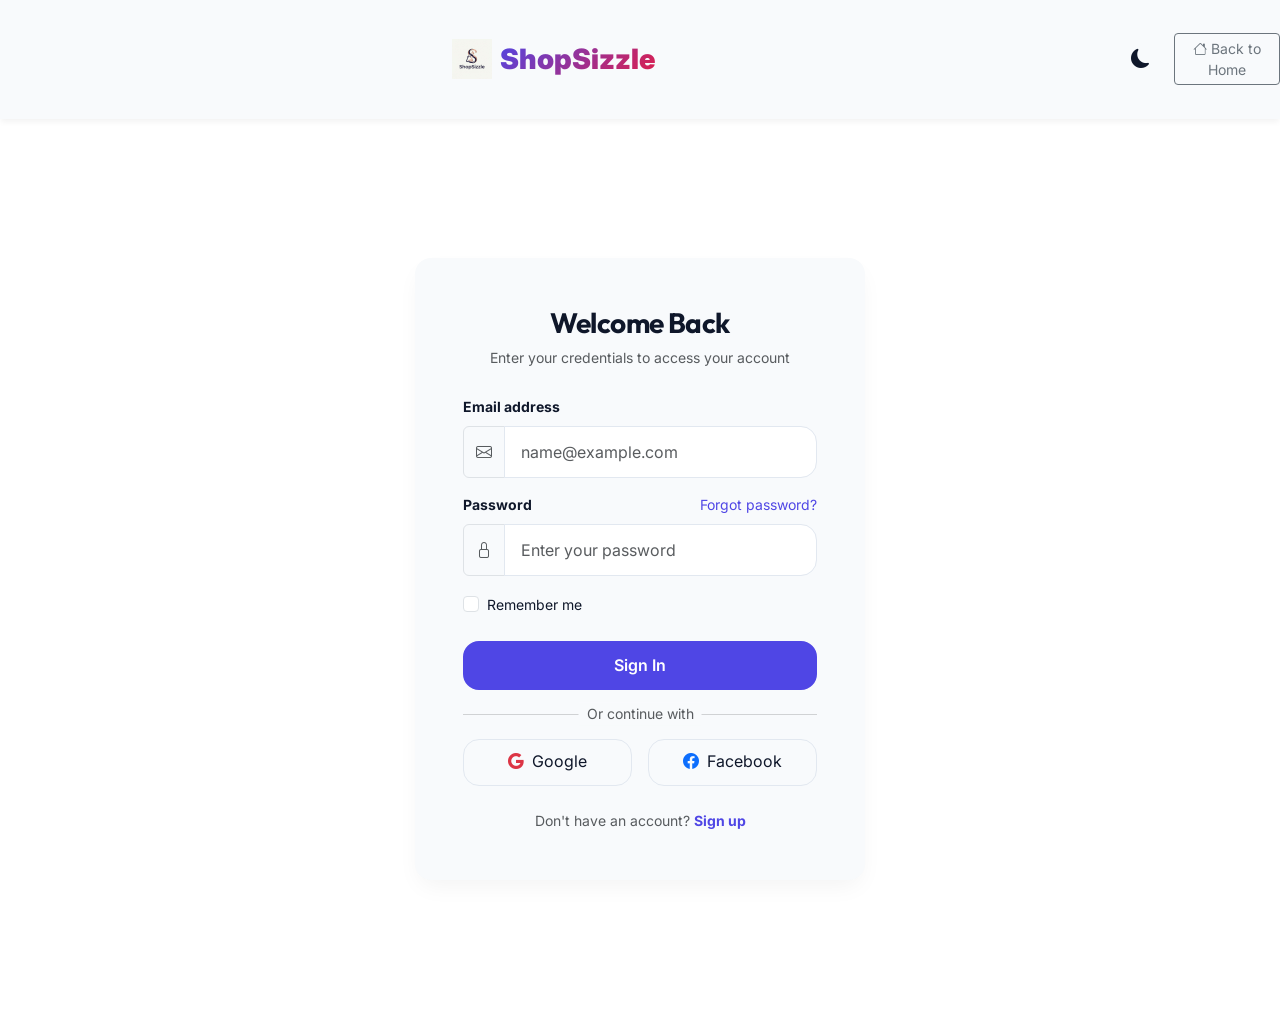
<file: login.html>
﻿<!DOCTYPE html>
<html lang="en" dir="ltr">

<head>
    <meta charset="UTF-8">
    <meta name="viewport" content="width=device-width, initial-scale=1.0">
    <title>ShopSizzle | Login</title>
    <link rel="icon" href="assets/img/favicon.png" type="image/png">
    <!-- Bootstrap 5 CSS -->
    <link href="https://cdn.jsdelivr.net/npm/bootstrap@5.3.2/dist/css/bootstrap.min.css" rel="stylesheet">
    <!-- Bootstrap Icons -->
    <link rel="stylesheet" href="https://cdn.jsdelivr.net/npm/bootstrap-icons@1.11.1/font/bootstrap-icons.css">
    <!-- Custom CSS -->
    <link rel="stylesheet" href="assets/css/style.css">
</head>

<body class="bg-light">

    <!-- Header / Navbar -->
    <nav class="navbar navbar-expand-lg sticky-top">
        <div class="container d-flex justify-content-center py-3">
            <a class="navbar-brand d-flex align-items-center gap-2" href="index.html">
                <img src="assets/img/logo.png" alt="ShopSizzle Logo" height="40" style="object-fit: contain;">
                <span class="fw-bolder fs-3 text-gradient">ShopSizzle</span>
            </a>
        </div>
        <div class="d-flex align-items-center gap-3 ms-auto">
            <!-- Theme Toggle -->
            <button class="theme-toggle" id="theme-toggle" aria-label="Toggle Theme">
                <i class="bi bi-moon-fill" style="pointer-events: none;"></i>
            </button>
            <a href="index.html" class="btn btn-outline-secondary btn-sm"><i class="bi bi-house"></i> Back to
                Home</a>
        </div>
        </div>
    </nav>

    <div class="auth-wrapper">
        <div class="container d-flex justify-content-center">
            <div class="auth-card">
                <div class="text-center mb-4">
                    <h3 class="fw-bold">Welcome Back</h3>
                    <p class="text-muted small">Enter your credentials to access your account</p>
                </div>

                <form>
                    <div class="mb-3">
                        <label class="form-label fw-bold small">Email address</label>
                        <div class="input-group">
                            <span class="input-group-text bg-transparent text-muted"><i
                                    class="bi bi-envelope"></i></span>
                            <input type="email" class="form-control" placeholder="name@example.com" required>
                        </div>
                    </div>
                    <div class="mb-3">
                        <div class="d-flex justify-content-between">
                            <label class="form-label fw-bold small">Password</label>
                            <a href="#" class="small text-decoration-none">Forgot password?</a>
                        </div>
                        <div class="input-group">
                            <span class="input-group-text bg-transparent text-muted"><i class="bi bi-lock"></i></span>
                            <input type="password" class="form-control" placeholder="Enter your password" required>
                        </div>
                    </div>
                    <div class="mb-4 form-check">
                        <input type="checkbox" class="form-check-input" id="rememberMe">
                        <label class="form-check-label small" for="rememberMe">Remember me</label>
                    </div>
                    <button type="submit" class="btn-custom w-100 justify-content-center">Sign In</button>
                </form>

                <div class="position-relative mt-4 mb-3 text-center">
                    <hr class="text-muted">
                    <span class="position-absolute top-50 start-50 translate-middle px-2 small text-muted"
                        style="background-color: var(--bg-color);">Or continue with</span>
                </div>

                <div class="social-login">
                    <button type="button" class="social-btn"><i class="bi bi-google text-danger"></i> Google</button>
                    <button type="button" class="social-btn"><i class="bi bi-facebook text-primary"></i>
                        Facebook</button>
                </div>

                <p class="text-center mt-4 mb-0 small text-muted">Don't have an account? <a href="signup.html"
                        class="fw-bold text-decoration-none">Sign up</a></p>
            </div>
        </div>
    </div>

    <!-- Bootstrap 5 JS -->
    <script src="https://cdn.jsdelivr.net/npm/bootstrap@5.3.2/dist/js/bootstrap.bundle.min.js"></script>
    <!-- Custom JS -->
    <script src="assets/js/main.js"></script>
</body>

</html>
</file>
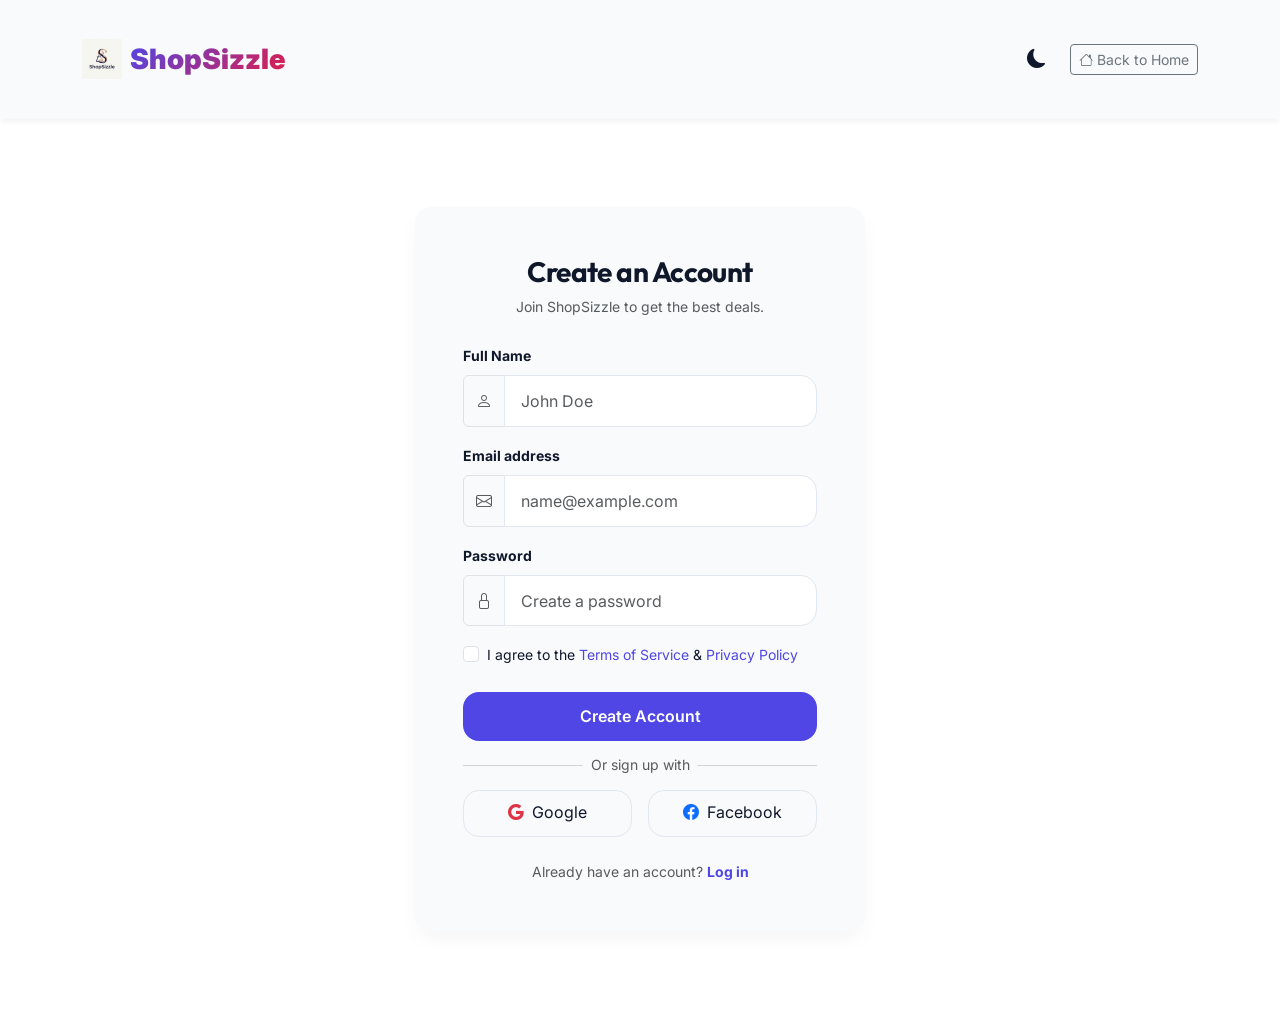
<file: signup.html>
﻿<!DOCTYPE html>
<html lang="en" dir="ltr">

<head>
    <meta charset="UTF-8">
    <meta name="viewport" content="width=device-width, initial-scale=1.0">
    <title>ShopSizzle | Create Account</title>
    <link rel="icon" href="assets/img/favicon.png" type="image/png">
    <!-- Bootstrap 5 CSS -->
    <link href="https://cdn.jsdelivr.net/npm/bootstrap@5.3.2/dist/css/bootstrap.min.css" rel="stylesheet">
    <!-- Bootstrap Icons -->
    <link rel="stylesheet" href="https://cdn.jsdelivr.net/npm/bootstrap-icons@1.11.1/font/bootstrap-icons.css">
    <!-- Custom CSS -->
    <link rel="stylesheet" href="assets/css/style.css">
</head>

<body class="bg-light">

    <!-- Header / Navbar -->
    <nav class="navbar navbar-expand-lg sticky-top">
        <div class="container d-flex justify-content-center py-3">
            <a class="navbar-brand d-flex align-items-center gap-2" href="index.html">
                <img src="assets/img/logo.png" alt="ShopSizzle Logo" height="40" style="object-fit: contain;">
                <span class="fw-bolder fs-3 text-gradient">ShopSizzle</span>
            </a>
            <div class="d-flex align-items-center gap-3 ms-auto">
                <!-- Theme Toggle -->
                <button class="theme-toggle" id="theme-toggle" aria-label="Toggle Theme">
                    <i class="bi bi-moon-fill" style="pointer-events: none;"></i>
                </button>
                <a href="index.html" class="btn btn-outline-secondary btn-sm"><i class="bi bi-house"></i> Back to
                    Home</a>
            </div>
        </div>
    </nav>

    <div class="auth-wrapper">
        <div class="container d-flex justify-content-center">
            <div class="auth-card">
                <div class="text-center mb-4">
                    <h3 class="fw-bold">Create an Account</h3>
                    <p class="text-muted small">Join ShopSizzle to get the best deals.</p>
                </div>

                <form>
                    <div class="mb-3">
                        <label class="form-label fw-bold small">Full Name</label>
                        <div class="input-group">
                            <span class="input-group-text bg-transparent text-muted"><i class="bi bi-person"></i></span>
                            <input type="text" class="form-control" placeholder="John Doe" required>
                        </div>
                    </div>
                    <div class="mb-3">
                        <label class="form-label fw-bold small">Email address</label>
                        <div class="input-group">
                            <span class="input-group-text bg-transparent text-muted"><i
                                    class="bi bi-envelope"></i></span>
                            <input type="email" class="form-control" placeholder="name@example.com" required>
                        </div>
                    </div>
                    <div class="mb-3">
                        <label class="form-label fw-bold small">Password</label>
                        <div class="input-group">
                            <span class="input-group-text bg-transparent text-muted"><i class="bi bi-lock"></i></span>
                            <input type="password" class="form-control" placeholder="Create a password" required>
                        </div>
                    </div>
                    <div class="mb-4 form-check">
                        <input type="checkbox" class="form-check-input" id="terms" required>
                        <label class="form-check-label small" for="terms">I agree to the <a href="#"
                                class="text-decoration-none">Terms of Service</a> & <a href="#"
                                class="text-decoration-none">Privacy Policy</a></label>
                    </div>
                    <button type="submit" class="btn-custom w-100 justify-content-center">Create Account</button>
                </form>

                <div class="position-relative mt-4 mb-3 text-center">
                    <hr class="text-muted">
                    <span class="position-absolute top-50 start-50 translate-middle px-2 small text-muted"
                        style="background-color: var(--bg-color);">Or sign up with</span>
                </div>

                <div class="social-login">
                    <button type="button" class="social-btn"><i class="bi bi-google text-danger"></i> Google</button>
                    <button type="button" class="social-btn"><i class="bi bi-facebook text-primary"></i>
                        Facebook</button>
                </div>

                <p class="text-center mt-4 mb-0 small text-muted">Already have an account? <a href="login.html"
                        class="fw-bold text-decoration-none">Log in</a></p>
            </div>
        </div>
    </div>

    <!-- Bootstrap 5 JS -->
    <script src="https://cdn.jsdelivr.net/npm/bootstrap@5.3.2/dist/js/bootstrap.bundle.min.js"></script>
    <!-- Custom JS -->
    <script src="assets/js/main.js"></script>
</body>

</html>
</file>
<file: assets/css/style.css>
@import url('https://fonts.googleapis.com/css2?family=Outfit:wght@300;400;500;600;700;800&family=Inter:wght@300;400;500;600;700&display=swap');

:root {
  /* 3 Main Colors */
  --primary-color: #4f46e5;
  /* Premium Indigo */
  --secondary-color: #e11d48;
  /* Premium Rose */
  --tertiary-color: #0f172a;
  /* Slate Dark */

  /* Theme Variables */
  --bg-color: #f8fafc;
  --text-color: #0f172a;
  --text-muted: #64748b;
  --card-bg: #ffffff;
  --border-color: #e2e8f0;

  /* Fonts */
  --font-family: 'Inter', sans-serif;
  --font-heading: 'Outfit', sans-serif;

  /* Advanced Styling Variables */
  --shadow-sm: 0 2px 4px rgba(0, 0, 0, 0.02);
  --shadow-md: 0 4px 6px -1px rgba(0, 0, 0, 0.05), 0 2px 4px -1px rgba(0, 0, 0, 0.03);
  --shadow-lg: 0 10px 15px -3px rgba(0, 0, 0, 0.08), 0 4px 6px -2px rgba(0, 0, 0, 0.04);
  --shadow-xl: 0 20px 25px -5px rgba(0, 0, 0, 0.1), 0 10px 10px -5px rgba(0, 0, 0, 0.04);
  --glass-bg: rgba(255, 255, 255, 0.85);

  /* Spacing */
  --section-padding: 6rem 0;
  --border-radius: 1rem;
  --transition: all 0.4s cubic-bezier(0.4, 0, 0.2, 1);
}

[data-theme="dark"] {
  --bg-color: #090e17;
  --text-color: #f1f5f9;
  --text-muted: #94a3b8;
  --card-bg: #111827;
  --border-color: #1e293b;
  --tertiary-color: #ffffff;
  --glass-bg: rgba(17, 24, 39, 0.85);
  --shadow-sm: 0 2px 4px rgba(0, 0, 0, 0.2);
  --shadow-md: 0 4px 6px -1px rgba(0, 0, 0, 0.3);
  --shadow-lg: 0 10px 15px -3px rgba(0, 0, 0, 0.4);
  --shadow-xl: 0 20px 25px -5px rgba(0, 0, 0, 0.5);
}

/* Override Bootstrap Utility Classes for Dark Mode */
[data-theme="dark"] .text-dark {
  color: var(--text-color) !important;
}

[data-theme="dark"] .text-muted {
  color: var(--text-muted) !important;
}

[data-theme="dark"] .bg-light,
[data-theme="dark"] .bg-white {
  background-color: var(--card-bg) !important;
  color: var(--text-color) !important;
}

[data-theme="dark"] .border,
[data-theme="dark"] .border-bottom,
[data-theme="dark"] .border-top {
  border-color: var(--border-color) !important;
}

[data-theme="dark"] .bg-dark {
  background-color: #000000 !important;
}


body {
  font-family: var(--font-family);
  background-color: var(--bg-color);
  color: var(--text-color);
  transition: background-color 0.4s ease, color 0.4s ease;
  overflow-x: hidden;
  line-height: 1.6;
}

h1,
h2,
h3,
h4,
h5,
h6 {
  font-family: var(--font-heading);
  font-weight: 700;
  color: var(--text-color);
  letter-spacing: -0.02em;
}

a {
  color: var(--primary-color);
  text-decoration: none;
  transition: var(--transition);
}

a:hover {
  color: var(--secondary-color);
}

/* Common Button Styles */
.btn-custom {
  background-color: var(--primary-color);
  color: #fff;
  border: 2px solid var(--primary-color);
  border-radius: var(--border-radius);
  padding: 0.6rem 1.5rem;
  font-weight: 600;
  transition: var(--transition);
  display: inline-flex;
  align-items: center;
  gap: 0.5rem;
}

.btn-custom:hover {
  background-color: transparent;
  color: var(--primary-color);
  border-color: var(--primary-color);
}

.btn-secondary-custom {
  background-color: var(--secondary-color);
  color: #fff;
  border: 2px solid var(--secondary-color);
  border-radius: var(--border-radius);
  padding: 0.6rem 1.5rem;
  font-weight: 600;
  transition: var(--transition);
}

.btn-secondary-custom:hover {
  background-color: transparent;
  color: var(--secondary-color);
}

/* Navbar */
.navbar {
  background-color: var(--bg-color);
  box-shadow: 0 4px 6px -1px rgba(0, 0, 0, 0.05);
  padding: 1rem 0;
  transition: var(--transition);
}

.navbar-brand {
  font-weight: 800;
  font-size: 1.5rem;
  color: var(--tertiary-color) !important;
  display: flex;
  align-items: center;
  gap: 0.5rem;
}

.navbar-brand i {
  color: var(--primary-color);
}

.nav-link {
  color: var(--text-color) !important;
  font-weight: 500;
  margin: 0 0.5rem;
  transition: var(--transition);
}

.nav-link:hover,
.nav-link.active {
  color: var(--primary-color) !important;
}

.theme-toggle {
  background: transparent;
  border: none;
  font-size: 1.2rem;
  color: var(--text-color);
  cursor: pointer;
  padding: 0.5rem;
  display: flex;
  align-items: center;
  justify-content: center;
  border-radius: 50%;
  transition: var(--transition);
}

.theme-toggle:hover {
  background-color: var(--card-bg);
}

/* Sections */
.section-padding {
  padding: var(--section-padding);
}

.section-title {
  text-align: center;
  margin-bottom: 3rem;
}

.section-title h2 {
  font-size: 2.5rem;
  font-weight: 800;
  margin-bottom: 1rem;
}

.section-title p {
  color: var(--text-muted);
  font-size: 1.1rem;
  max-width: 600px;
  margin: 0 auto;
}

/* Hero Section */
.hero-section {
  padding: 8rem 0 6rem;
  background: linear-gradient(135deg, var(--card-bg) 0%, var(--bg-color) 100%);
  position: relative;
  overflow: hidden;
}

.hero-content h1 {
  font-size: 3.5rem;
  font-weight: 800;
  line-height: 1.2;
  margin-bottom: 1.5rem;
  color: var(--tertiary-color);
}

.hero-content h1 span {
  color: var(--primary-color);
}

.hero-content p {
  font-size: 1.2rem;
  color: var(--text-muted);
  margin-bottom: 2rem;
}

.hero-image {
  animation: float 6s ease-in-out infinite;
}

@keyframes float {
  0% {
    transform: translateY(0px);
  }

  50% {
    transform: translateY(-20px);
  }

  100% {
    transform: translateY(0px);
  }
}

/* Cards */
.custom-card {
  background-color: var(--card-bg);
  border: 1px solid var(--border-color);
  border-radius: var(--border-radius);
  padding: 2rem;
  transition: var(--transition);
  height: 100%;
  display: flex;
  flex-direction: column;
  box-shadow: var(--shadow-sm);
}

.custom-card:hover {
  transform: translateY(-8px);
  box-shadow: var(--shadow-xl);
  border-color: transparent;
}

.custom-card .icon-box {
  width: 60px;
  height: 60px;
  border-radius: 50%;
  background-color: rgba(99, 102, 241, 0.1);
  color: var(--primary-color);
  display: flex;
  align-items: center;
  justify-content: center;
  font-size: 1.5rem;
  margin-bottom: 1.5rem;
  transition: var(--transition);
}

.custom-card:hover .icon-box {
  background-color: var(--primary-color);
  color: #fff;
}

/* Forms */
.form-control {
  background-color: var(--card-bg);
  border: 1px solid var(--border-color);
  color: var(--text-color);
  border-radius: var(--border-radius);
  padding: 0.8rem 1rem;
}

.form-control:focus {
  background-color: var(--card-bg);
  border-color: var(--primary-color);
  color: var(--text-color);
  box-shadow: 0 0 0 0.25rem rgba(99, 102, 241, 0.25);
}

.auth-wrapper {
  min-height: 100vh;
  display: flex;
  align-items: center;
  justify-content: center;
  padding: 2rem 0;
  background-color: var(--card-bg);
}

.auth-card {
  background-color: var(--bg-color);
  border-radius: var(--border-radius);
  padding: 3rem;
  box-shadow: 0 10px 25px -5px rgba(0, 0, 0, 0.05);
  width: 100%;
  max-width: 450px;
}

/* Social Login */
.social-login {
  display: flex;
  gap: 1rem;
  margin-top: 1.5rem;
}

.social-btn {
  flex: 1;
  display: flex;
  align-items: center;
  justify-content: center;
  gap: 0.5rem;
  padding: 0.6rem;
  border: 1px solid var(--border-color);
  border-radius: var(--border-radius);
  color: var(--text-color);
  background-color: var(--bg-color);
  transition: var(--transition);
}

.social-btn:hover {
  background-color: var(--card-bg);
  color: var(--primary-color);
  border-color: var(--primary-color);
}

.dropdown-item {
  transition: var(--transition);
}

.dropdown-item:hover {
  background-color: var(--bg-color);
  color: var(--primary-color);
}

.category-hover {
  transition: all 0.3s ease;
}

.category-hover:hover {
  background-color: var(--card-bg) !important;
  transform: translateX(5px);
}

.category-hover:hover .text-dark {
  color: var(--primary-color) !important;
}

/* Dashboard */
.dashboard-wrapper {
  display: flex;
  min-height: 100vh;
}

.sidebar {
  width: 280px;
  background-color: var(--card-bg);
  border-right: 1px solid var(--border-color);
  padding: 2rem 1.5rem;
  transition: var(--transition);
}

.dashboard-content {
  flex: 1;
  padding: 2rem;
  background-color: var(--bg-color);
}

.sidebar-nav {
  list-style: none;
  padding: 0;
  margin: 2rem 0 0 0;
}

.sidebar-link {
  display: flex;
  align-items: center;
  gap: 1rem;
  padding: 0.8rem 1rem;
  color: var(--text-color);
  border-radius: var(--border-radius);
  margin-bottom: 0.5rem;
  font-weight: 500;
  transition: var(--transition);
}

.sidebar-link:hover,
.sidebar-link.active {
  background-color: var(--primary-color);
  color: #fff;
}

/* Footer */
.footer {
  background-color: var(--card-bg);
  padding: 5rem 0 2rem;
  border-top: 1px solid var(--border-color);
}

.footer-title {
  color: var(--tertiary-color);
  font-weight: 700;
  margin-bottom: 1.5rem;
}

.footer-links {
  list-style: none;
  padding: 0;
  margin: 0;
}

.footer-links li {
  margin-bottom: 0.8rem;
}

.footer-links a {
  color: var(--text-muted);
}

.footer-links a:hover {
  color: var(--primary-color);
  padding-left: 5px;
}

.footer-bottom {
  margin-top: 4rem;
  padding-top: 2rem;
  border-top: 1px solid var(--border-color);
  display: flex;
  justify-content: space-between;
  align-items: center;
  color: var(--text-muted);
}

.back-to-top {
  width: 40px;
  height: 40px;
  background-color: var(--primary-color);
  color: #fff;
  border-radius: 50%;
  display: flex;
  align-items: center;
  justify-content: center;
  text-decoration: none;
  transition: var(--transition);
  border: none;
}

.back-to-top:hover {
  background-color: var(--secondary-color);
  color: #fff;
  transform: translateY(-3px);
}

/* Responsive */
@media (max-width: 991px) {
  .hero-content h1 {
    font-size: 2.5rem;
  }

  .sidebar {
    position: fixed;
    left: -280px;
    height: 100vh;
    z-index: 1000;
  }

  .sidebar.show {
    left: 0;
  }

  .dashboard-content {
    width: 100%;
  }
}

/* Custom utilities */
.backdrop-blur {
  backdrop-filter: blur(10px);
  -webkit-backdrop-filter: blur(10px);
}

/* Scroll Reveal Animations */
.reveal {
  opacity: 0;
  transition: all 0.8s ease-out;
}

.reveal.active {
  opacity: 1;
  transform: translateY(0) scale(1) translateX(0);
}

.reveal-up {
  transform: translateY(40px);
}

.reveal-left {
  transform: translateX(-40px);
}

.reveal-right {
  transform: translateX(40px);
}

/* Premium Utility Classes */
.glass-panel {
  background: var(--glass-bg);
  backdrop-filter: blur(12px);
  -webkit-backdrop-filter: blur(12px);
  border: 1px solid rgba(255, 255, 255, 0.1);
}

.hover-lift {
  transition: var(--transition);
}

.hover-lift:hover {
  transform: translateY(-5px);
  box-shadow: var(--shadow-lg);
}

.text-gradient {
  background: linear-gradient(135deg, var(--primary-color), var(--secondary-color));
  -webkit-background-clip: text;
  -webkit-text-fill-color: transparent;
  background-clip: text;
}

.image-zoom-container {
  overflow: hidden;
  border-radius: var(--border-radius);
}

.image-zoom-container img {
  transition: transform 0.6s cubic-bezier(0.25, 1, 0.5, 1);
}

.image-zoom-container:hover img {
  transform: scale(1.08);
}

.badge-premium {
  padding: 0.4rem 0.8rem;
  font-weight: 600;
  letter-spacing: 1px;
  text-transform: uppercase;
  font-size: 0.75rem;
  border-radius: 50rem;
}
</file>
